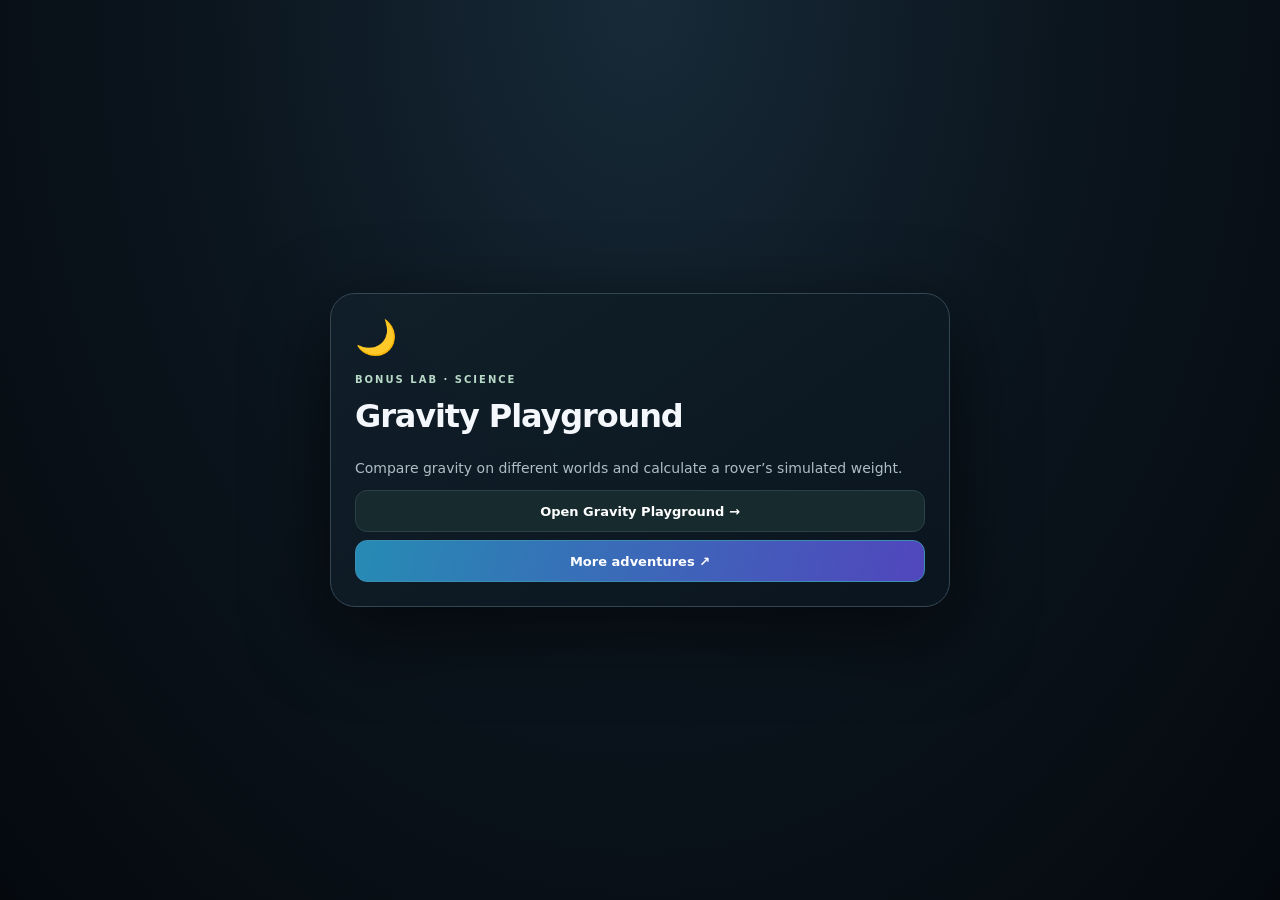
<file: gravity-playground/index.html>
<!doctype html>
<html lang="en">
<head>
<meta charset="utf-8">
<meta name="viewport" content="width=device-width,initial-scale=1">
<meta name="theme-color" content="#0b1720">
<title>Gravity Playground · Space BOYZ</title>
<style>
*{box-sizing:border-box}
html,body{margin:0;min-height:100%;font-family:Inter,system-ui,-apple-system,Segoe UI,sans-serif;color:#f3f7fb;background:#05090e}
body{min-height:100vh;display:grid;place-items:center;padding:18px;background:radial-gradient(ellipse at 50% 0%,#172a38 0,#0b151e 48%,#05090e 100%)}
main{width:min(620px,100%);padding:26px 24px 24px;border:1px solid #344652;border-radius:25px;background:linear-gradient(145deg,rgba(17,31,41,.98),rgba(10,21,30,.98));box-shadow:0 24px 80px #0009}
.logo{font-size:34px;line-height:1;margin:0 0 20px}
.eyebrow{margin:0 0 14px;color:#b8d9c7;font-size:10px;letter-spacing:.2em;font-weight:800}
h1{margin:0 0 24px;font-size:clamp(24px,5vw,32px);line-height:1.1;letter-spacing:-.035em;color:#f4f7fb}
.intro{margin:0 0 12px;color:#aebdc6;font-size:14px;line-height:1.45}
.actions{display:grid;grid-template-columns:1fr;gap:8px}
.action{min-height:42px;display:flex;align-items:center;justify-content:center;padding:11px 16px;border:1px solid #2b4147;border-radius:12px;color:#fff;text-align:center;text-decoration:none;font-size:13px;font-weight:850;background:#172a2e;transition:transform .18s,filter .18s,border-color .18s}
.action.secondary{border-color:#3c8db4;background:linear-gradient(105deg,#268bb4,#5146bd)}
.action:hover,.action:focus-visible{transform:translateY(-2px);filter:brightness(1.12);outline:none;border-color:#9bc9ba}
@media(max-width:420px){body{padding:12px}main{padding:24px 18px 20px}}
</style>
</head>
<body>
<main>
<div class="logo" aria-hidden="true">🌙</div>
<div class="eyebrow">BONUS LAB · SCIENCE</div>
<h1>Gravity Playground</h1>
<p class="intro">Compare gravity on different worlds and calculate a rover’s simulated weight.</p>
<nav class="actions" aria-label="Gravity Playground options">
<a class="action" href="https://hrashal-gondedahalli.github.io/NASA-SPACEx/gravity-playground/galaxy-lab/">Open Gravity Playground →</a>
<a class="action secondary" href="https://hrashal-gondedahalli.github.io/NASA-SPACEx/mark-16/">More adventures ↗</a>
</nav>
</main>
</body>
</html>
</file>
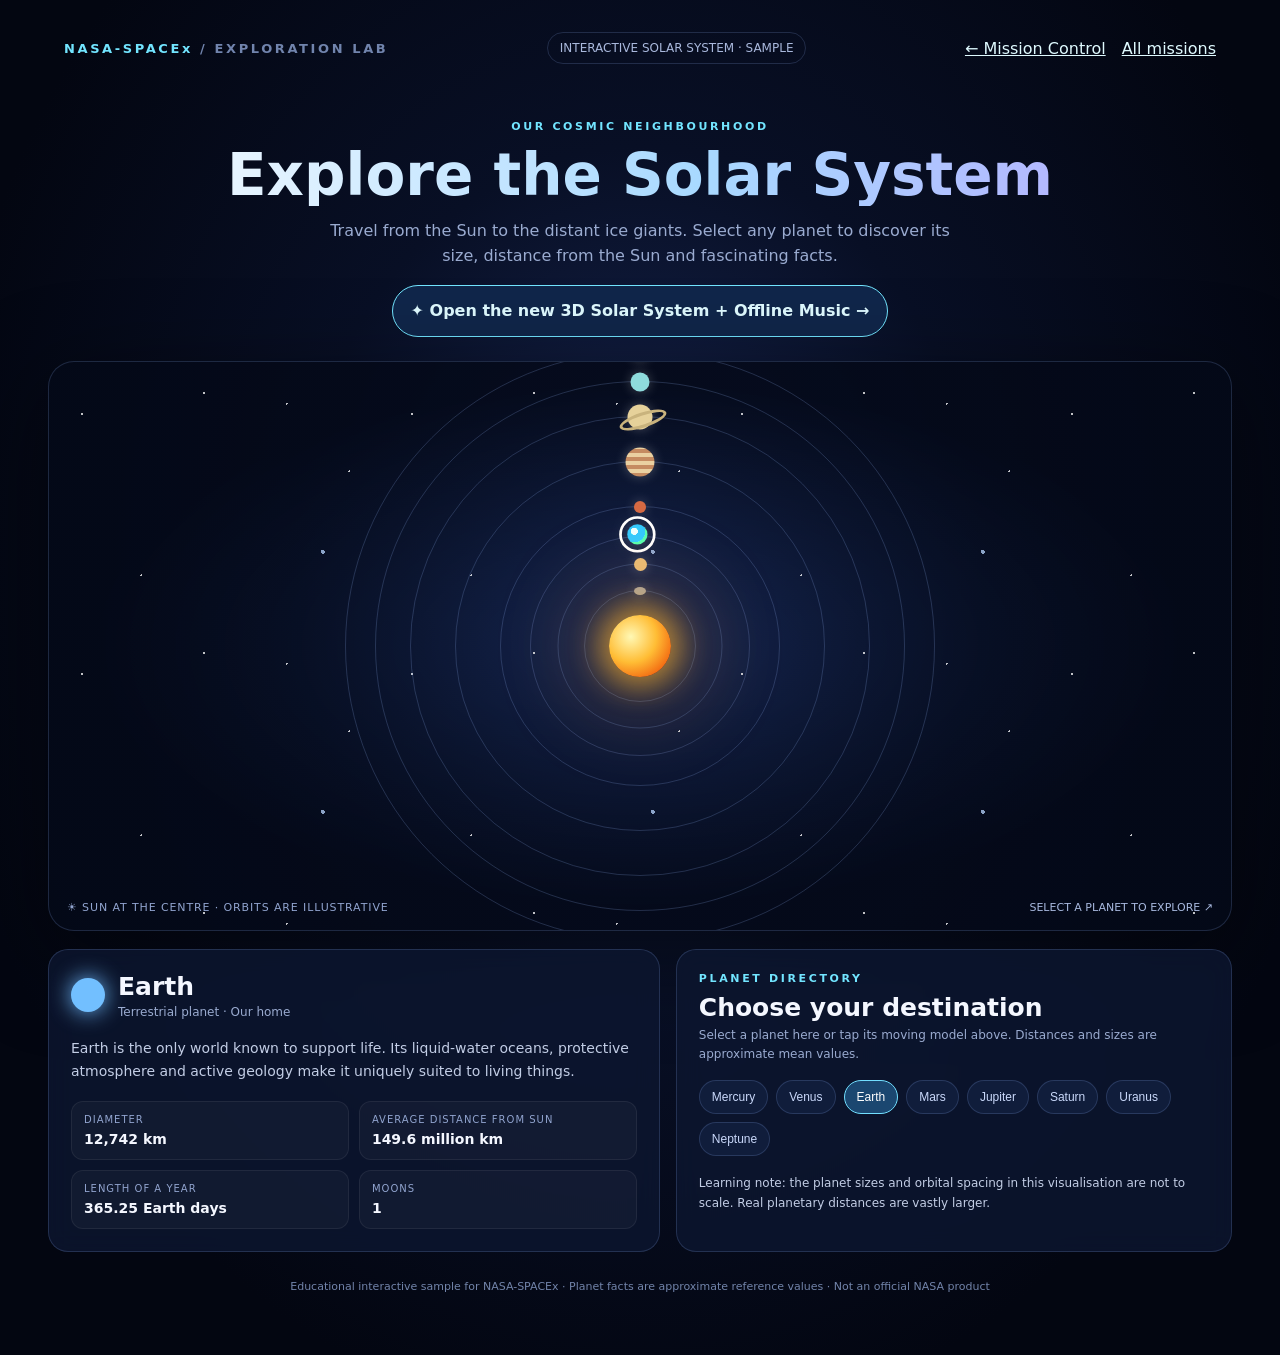
<file: solar-system/index.html>
<!doctype html>
<html lang="en">
<head>
<meta charset="utf-8">
<meta name="viewport" content="width=device-width,initial-scale=1">
<meta name="theme-color" content="#050816">
<title>NASA-SPACEx | Solar System Explorer</title>
<style>
:root{color-scheme:dark;--bg:#050816;--panel:rgba(13,22,48,.82);--line:rgba(148,180,255,.18);--muted:#9aabd0;--cyan:#72e5ff}
*{box-sizing:border-box}body{margin:0;background:radial-gradient(ellipse at 50% 42%,#172653 0,#080f25 38%,#030611 78%);color:#f4f7ff;font-family:Inter,ui-sans-serif,system-ui,-apple-system,Segoe UI,sans-serif;min-height:100vh;overflow-x:hidden}
header{padding:26px clamp(18px,5vw,64px) 10px;display:flex;align-items:center;justify-content:space-between;gap:16px}.brand{font-size:13px;letter-spacing:.2em;color:var(--cyan);font-weight:800}.tag{font-size:12px;color:#a9b8dc;border:1px solid var(--line);border-radius:99px;padding:8px 12px}
main{max-width:1280px;margin:auto;padding:22px clamp(16px,4vw,48px) 60px}.intro{text-align:center;margin:18px auto 24px}.eyebrow{color:var(--cyan);font-size:11px;letter-spacing:.24em;font-weight:800}.intro h1{font-size:clamp(32px,5vw,58px);line-height:1.05;margin:12px 0;background:linear-gradient(90deg,#fff,#a8d9ff 55%,#b9a8ff);background-clip:text;color:transparent}.intro p{color:var(--muted);margin:0 auto;max-width:650px;line-height:1.6}
.stage{position:relative;min-height:570px;border:1px solid var(--line);border-radius:26px;overflow:hidden;background:radial-gradient(ellipse at 50% 50%,rgba(30,57,111,.25),rgba(4,9,24,.86) 65%);box-shadow:0 25px 90px #0008}
.stars,.stars:before,.stars:after{position:absolute;inset:0;content:"";pointer-events:none;background-image:radial-gradient(1px 1px at 10% 20%,#fff 99%,transparent),radial-gradient(1px 1px at 72% 16%,#fff 99%,transparent),radial-gradient(2px 2px at 83% 73%,#b8d5ff 99%,transparent),radial-gradient(1px 1px at 28% 82%,#fff 99%,transparent),radial-gradient(1px 1px at 47% 12%,#fff 99%,transparent),radial-gradient(1px 1px at 91% 42%,#fff 99%,transparent);background-size:330px 260px;opacity:.75}
.solar{position:absolute;width:min(88vw,610px);height:min(88vw,610px);max-height:570px;max-width:570px;left:50%;top:50%;transform:translate(-50%,-50%)}
.sun{position:absolute;width:62px;height:62px;left:50%;top:50%;transform:translate(-50%,-50%);border-radius:50%;background:radial-gradient(circle at 35% 35%,#fff8b4,#ffbd35 45%,#f36b12 78%);box-shadow:0 0 28px 10px #ffb52a99,0 0 85px 30px #ff8a1640;z-index:2}
.orbit{position:absolute;left:50%;top:50%;border:1px solid rgba(142,173,236,.22);border-radius:50%;transform:translate(-50%,-50%);animation:spin linear infinite}
.orbit .planet{position:absolute;left:50%;top:0;transform:translate(-50%,-50%);border:0;border-radius:50%;cursor:pointer;box-shadow:0 0 12px #ffffff40;transition:filter .2s,scale .2s}
.orbit .planet:hover,.orbit .planet.active{filter:brightness(1.45);scale:1.35;outline:2px solid #d8f6ff;outline-offset:4px}
.o1{width:112px;height:112px;animation-duration:8s}.o2{width:165px;height:165px;animation-duration:13s}.o3{width:220px;height:220px;animation-duration:18s}.o4{width:280px;height:280px;animation-duration:24s}.o5{width:370px;height:370px;animation-duration:34s}.o6{width:460px;height:460px;animation-duration:44s}.o7{width:530px;height:530px;animation-duration:54s}.o8{width:590px;height:590px;animation-duration:64s}
@keyframes spin{to{transform:translate(-50%,-50%) rotate(360deg)}}
.mercury{width:8px;height:8px;background:#aaa7a0}.venus{width:13px;height:13px;background:#e8bd78}.earth{width:15px;height:15px;background:radial-gradient(circle at 35% 35%,#a4f5ff 0 18%,#238bdb 20% 58%,#3dbb79 60%)}.mars{width:12px;height:12px;background:#d66a43}.jupiter{width:29px;height:29px;background:repeating-linear-gradient(0deg,#c58b61 0 4px,#ead0a1 4px 8px)}.saturn{width:25px;height:25px;background:#e6d19a}.saturn:after{content:"";position:absolute;left:-9px;top:8px;width:43px;height:9px;border:3px solid #c9b37d;border-radius:50%;transform:rotate(-18deg)}.uranus{width:19px;height:19px;background:#8edbdc}.neptune{width:18px;height:18px;background:#426ee9}
.legend{position:absolute;left:18px;bottom:16px;color:#91a4cf;font-size:11px;letter-spacing:.08em}.hint{position:absolute;right:18px;bottom:16px;color:#a8b9df;font-size:11px}
.info{display:grid;grid-template-columns:1.1fr 1fr;gap:16px;margin-top:18px}.card{background:var(--panel);border:1px solid var(--line);border-radius:20px;padding:22px;backdrop-filter:blur(12px)}.planet-title{display:flex;align-items:center;gap:13px}.planet-dot{width:34px;height:34px;border-radius:50%;background:var(--planet,#72bfff);box-shadow:0 0 22px var(--planet,#72bfff)}h2{font-size:25px;margin:0}.sub{font-size:12px;color:var(--muted);margin-top:4px}.desc{color:#c2cde5;line-height:1.65;font-size:14px;margin:18px 0}.facts{display:grid;grid-template-columns:repeat(2,minmax(0,1fr));gap:10px}.fact{padding:12px;border-radius:12px;background:#ffffff08;border:1px solid #ffffff10}.fact small{display:block;color:#91a4cf;font-size:10px;letter-spacing:.1em;text-transform:uppercase}.fact strong{display:block;margin-top:6px;font-size:14px}.planet-list{display:flex;flex-wrap:wrap;gap:8px;margin-top:16px}.planet-list button{background:#101d3b;color:#c9d8fa;border:1px solid var(--line);border-radius:99px;padding:9px 12px;cursor:pointer;font-size:12px}.planet-list button[aria-pressed=true]{background:#1b4770;border-color:#72dfff;color:white}
footer{text-align:center;color:#7284aa;font-size:11px;padding:26px 12px 0;line-height:1.6}
@media(max-width:720px){.stage{min-height:440px}.solar{transform:translate(-50%,-50%) scale(.72)}.info{grid-template-columns:1fr}.legend{font-size:9px}.hint{font-size:9px}.tag{display:none}}
@media(prefers-reduced-motion:reduce){.orbit{animation:none}}
header{flex-wrap:wrap}header nav a{display:inline-flex;align-items:center;min-height:44px}@media(max-width:600px){header nav{flex-basis:100%}}
</style>
</head>
<body>
<header><div class="brand">NASA-SPACEx <span style="color:#7184ad">/ EXPLORATION LAB</span></div><div class="tag">INTERACTIVE SOLAR SYSTEM · SAMPLE</div><nav aria-label="Page navigation" style="display:flex;gap:16px;flex-wrap:wrap"><a href="../#home" style="color:#dffaff">← Mission Control</a><a href="../#missions" style="color:#dffaff">All missions</a></nav></header>
<main>
<section class="intro"><div class="eyebrow">OUR COSMIC NEIGHBOURHOOD</div><h1>Explore the Solar System</h1><p>Travel from the Sun to the distant ice giants. Select any planet to discover its size, distance from the Sun and fascinating facts.</p>
<p style="margin-top:16px"><a href="immersive.html" style="display:inline-block;padding:12px 18px;border:1px solid #72e5ff;border-radius:999px;background:#10264a;color:#dffaff;text-decoration:none;font-weight:800">✦ Open the new 3D Solar System + Offline Music →</a></p></section>
<section class="stage" aria-label="Animated solar system. Select a planet to learn about it."><div class="stars"></div><div class="solar">
<div class="sun" title="Sun"></div>
<div class="orbit o1"><button class="planet mercury" data-planet="Mercury" aria-label="Mercury"></button></div>
<div class="orbit o2"><button class="planet venus" data-planet="Venus" aria-label="Venus"></button></div>
<div class="orbit o3"><button class="planet earth active" data-planet="Earth" aria-label="Earth"></button></div>
<div class="orbit o4"><button class="planet mars" data-planet="Mars" aria-label="Mars"></button></div>
<div class="orbit o5"><button class="planet jupiter" data-planet="Jupiter" aria-label="Jupiter"></button></div>
<div class="orbit o6"><button class="planet saturn" data-planet="Saturn" aria-label="Saturn"></button></div>
<div class="orbit o7"><button class="planet uranus" data-planet="Uranus" aria-label="Uranus"></button></div>
<div class="orbit o8"><button class="planet neptune" data-planet="Neptune" aria-label="Neptune"></button></div>
</div><div class="legend">☀ SUN AT THE CENTRE · ORBITS ARE ILLUSTRATIVE</div><div class="hint">SELECT A PLANET TO EXPLORE ↗</div></section>
<section class="info">
<article class="card" aria-live="polite"><div class="planet-title"><div class="planet-dot" id="planetDot"></div><div><h2 id="planetName">Earth</h2><div class="sub" id="planetType">Terrestrial planet · Our home</div></div></div><p class="desc" id="planetDesc">Earth is the only world known to support life. Its liquid-water oceans, protective atmosphere and active geology make it uniquely suited to living things.</p><div class="facts"><div class="fact"><small>Diameter</small><strong id="diameter">12,742 km</strong></div><div class="fact"><small>Average distance from Sun</small><strong id="distance">149.6 million km</strong></div><div class="fact"><small>Length of a year</small><strong id="year">365.25 Earth days</strong></div><div class="fact"><small>Moons</small><strong id="moons">1</strong></div></div></article>
<article class="card"><div class="eyebrow">PLANET DIRECTORY</div><h2 style="margin-top:8px">Choose your destination</h2><p class="sub" style="line-height:1.6">Select a planet here or tap its moving model above. Distances and sizes are approximate mean values.</p><div class="planet-list" id="planetList"></div><p class="desc" style="font-size:12px;margin-bottom:0">Learning note: the planet sizes and orbital spacing in this visualisation are not to scale. Real planetary distances are vastly larger.</p></article>
</section>
<footer>Educational interactive sample for NASA-SPACEx · Planet facts are approximate reference values · Not an official NASA product</footer>
</main>
<script>
const planets={
Mercury:{type:"Terrestrial planet · Closest to the Sun",desc:"Mercury is the smallest planet and the closest to the Sun. Its surface is heavily cratered, and temperatures swing dramatically between day and night.",diameter:"4,879 km",distance:"57.9 million km",year:"88 Earth days",moons:"0",color:"#aaa7a0"},
Venus:{type:"Terrestrial planet · Hottest planet",desc:"Venus has a thick atmosphere rich in carbon dioxide and clouds of sulphuric acid. Its powerful greenhouse effect makes it the hottest planet.",diameter:"12,104 km",distance:"108.2 million km",year:"225 Earth days",moons:"0",color:"#e8bd78"},
Earth:{type:"Terrestrial planet · Our home",desc:"Earth is the only world known to support life. Its liquid-water oceans, protective atmosphere and active geology make it uniquely suited to living things.",diameter:"12,742 km",distance:"149.6 million km",year:"365.25 Earth days",moons:"1",color:"#238bdb"},
Mars:{type:"Terrestrial planet · The Red Planet",desc:"Mars is a cold desert world with a thin atmosphere. It has the largest volcano in the Solar System, Olympus Mons, and evidence of ancient flowing water.",diameter:"6,779 km",distance:"227.9 million km",year:"687 Earth days",moons:"2",color:"#d66a43"},
Jupiter:{type:"Gas giant · Largest planet",desc:"Jupiter is the largest planet, with colourful cloud bands and a giant storm called the Great Red Spot. It also has a large family of moons.",diameter:"139,820 km",distance:"778.6 million km",year:"11.86 Earth years",moons:"95 known",color:"#c58b61"},
Saturn:{type:"Gas giant · Famous rings",desc:"Saturn is a gas giant surrounded by spectacular rings made mostly of pieces of ice and rock. It is less dense than water.",diameter:"116,460 km",distance:"1.43 billion km",year:"29.4 Earth years",moons:"146 known",color:"#e6d19a"},
Uranus:{type:"Ice giant · Rotates on its side",desc:"Uranus is a pale blue ice giant. Its axis is tilted so far that it appears to rotate on its side, producing extreme seasons.",diameter:"50,724 km",distance:"2.87 billion km",year:"84 Earth years",moons:"28 known",color:"#8edbdc"},
Neptune:{type:"Ice giant · Farthest major planet",desc:"Neptune is a deep-blue, windy ice giant. It is the most distant recognised planet in our Solar System.",diameter:"49,244 km",distance:"4.50 billion km",year:"164.8 Earth years",moons:"16 known",color:"#426ee9"}
};
function selectPlanet(name){const p=planets[name];if(!p)return;document.getElementById("planetName").textContent=name;document.getElementById("planetType").textContent=p.type;document.getElementById("planetDesc").textContent=p.desc;document.getElementById("diameter").textContent=p.diameter;document.getElementById("distance").textContent=p.distance;document.getElementById("year").textContent=p.year;document.getElementById("moons").textContent=p.moons;document.getElementById("planetDot").style.setProperty("--planet",p.color);document.querySelectorAll("[data-planet]").forEach(b=>{const active=b.dataset.planet===name;b.classList.toggle("active",active);b.setAttribute("aria-pressed",String(active))});document.querySelectorAll("#planetList button").forEach(b=>b.setAttribute("aria-pressed",String(b.dataset.planet===name)))}
const list=document.getElementById("planetList");Object.keys(planets).forEach(name=>{const b=document.createElement("button");b.textContent=name;b.dataset.planet=name;b.setAttribute("aria-pressed",String(name==="Earth"));b.addEventListener("click",()=>selectPlanet(name));list.appendChild(b)});document.querySelectorAll(".planet").forEach(b=>b.addEventListener("click",()=>selectPlanet(b.dataset.planet)));
</script>
</body>
</html>
</file>
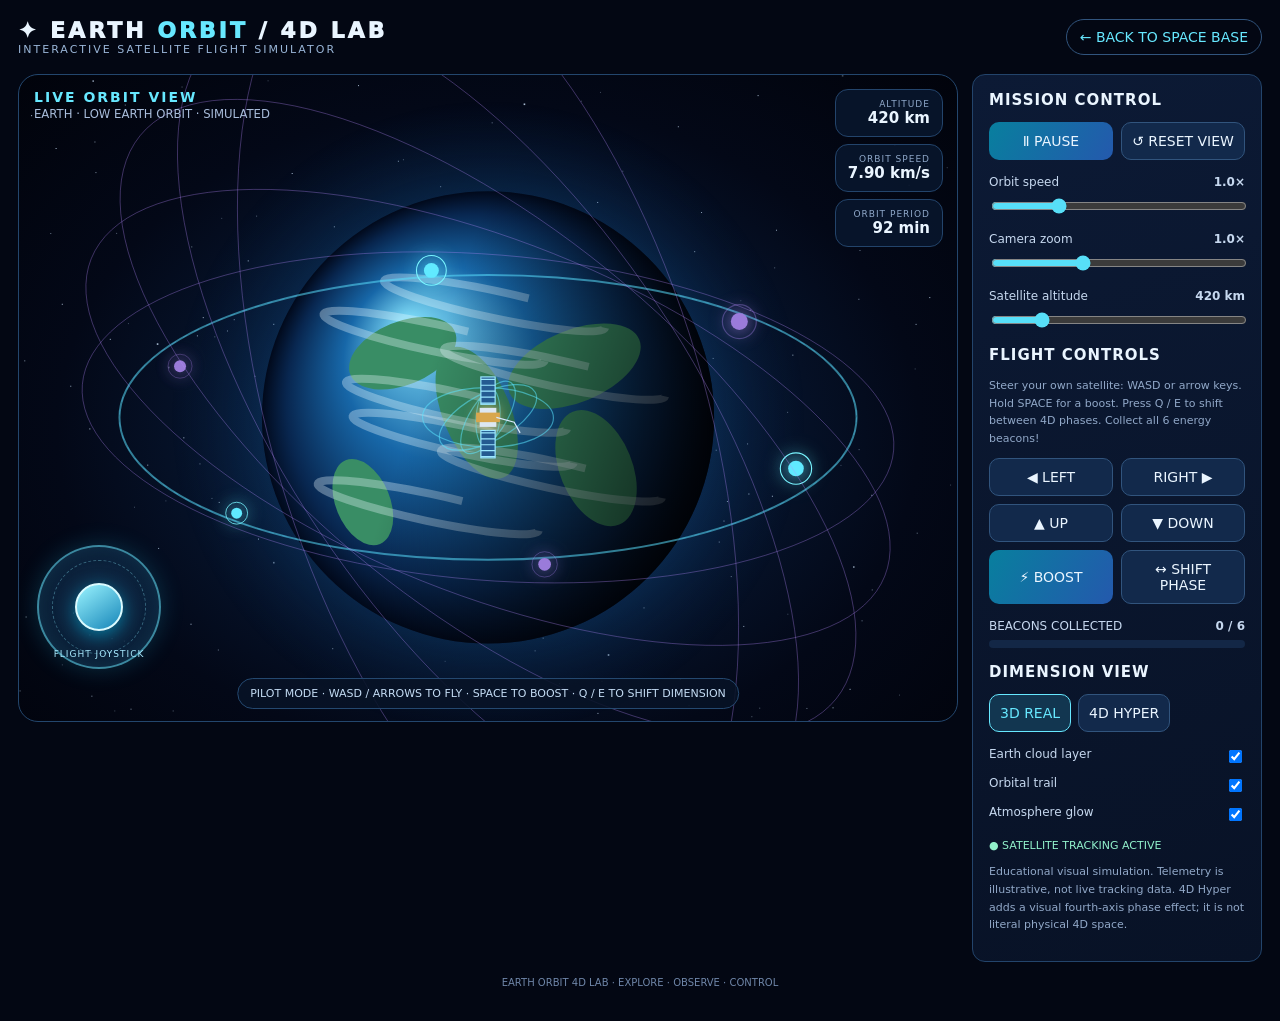
<file: earth-orbit-4d.html>
<!doctype html><html lang="en"><head><meta charset="utf-8"><meta name="viewport" content="width=device-width,initial-scale=1"><title>EARTH ORBIT · 4D LAB</title><style>
*{box-sizing:border-box}body{margin:0;background:#030713;color:#eaf5ff;font:14px system-ui;min-height:100vh}.shell{max-width:1400px;margin:auto;padding:18px}.top{display:flex;justify-content:space-between;align-items:center;flex-wrap:wrap;gap:12px}.brand{font-size:22px;font-weight:950;letter-spacing:3px}.brand span{color:#67e8ff}.top a{color:#67e8ff;text-decoration:none;border:1px solid #31547d;padding:9px 13px;border-radius:25px}.layout{display:grid;grid-template-columns:minmax(0,1fr) 290px;gap:14px;margin-top:18px}.view{height:min(72vh,720px);min-height:430px;position:relative;border:1px solid #23466d;border-radius:20px;overflow:hidden;background:radial-gradient(ellipse at 50% 55%,#0b2850,#030817 65%,#01030b)}canvas{width:100%;height:100%;display:block;cursor:grab}.hud,.tele{position:absolute;top:14px;pointer-events:none}.hud{left:15px}.hud b{display:block;color:#67e8ff;letter-spacing:2px}.hud small{color:#a9bddb}.tele{right:14px;display:grid;gap:7px;text-align:right}.read,.panel{background:#09172ddd;border:1px solid #23446b;border-radius:13px;padding:9px 12px}.read small{display:block;color:#90a9ca;font-size:9px;letter-spacing:1px}.read strong{font-size:15px}.hint{position:absolute;bottom:12px;left:50%;transform:translateX(-50%);white-space:nowrap;background:#071327dd;border:1px solid #24486f;border-radius:22px;padding:8px 12px;font-size:11px;color:#c4dcf4;pointer-events:none}.panel{padding:16px;background:linear-gradient(160deg,#0c1a35,#081226)}h2{font-size:15px;letter-spacing:1px;margin:0 0 13px}.buttons{display:grid;grid-template-columns:1fr 1fr;gap:8px}button{background:#12294b;color:#eaf5ff;border:1px solid #31547d;border-radius:10px;padding:10px;font:inherit;cursor:pointer}button:hover{border-color:#67e8ff}.primary{background:linear-gradient(120deg,#087f9e,#2459ad);border:0}.control{margin:15px 0}.control label{display:flex;justify-content:space-between;font-size:12px;color:#c6d8ef;margin-bottom:7px}input[type=range]{width:100%;accent-color:#57dff8}.modes{display:flex;gap:7px}.modes button.active{border-color:#67e8ff;color:#67e8ff;background:#123650}.check{display:flex;justify-content:space-between;margin:10px 0;font-size:12px;color:#c6d8ef}.status{color:#91f0cb;font-size:11px;margin-top:15px}.note{font-size:11px;line-height:1.6;color:#91a8c8}.joystick{position:absolute;left:18px;bottom:52px;width:124px;height:124px;border:2px solid #67e8ff88;border-radius:50%;background:radial-gradient(circle,#163b5dcc,#07162dcc);box-shadow:0 0 24px #28cfff33,inset 0 0 18px #4bdfff22;touch-action:none;z-index:5;display:grid;place-items:center;user-select:none}.joystick:before{content:' ';position:absolute;width:76%;height:76%;border:1px dashed #8cecff55;border-radius:50%}.stick-knob{width:48px;height:48px;border-radius:50%;background:linear-gradient(145deg,#9af4ff,#1685b8);border:2px solid #d9fbff;box-shadow:0 5px 18px #00bde988;position:relative;pointer-events:none}.joy-label{position:absolute;bottom:8px;left:50%;transform:translateX(-50%);font-size:9px;letter-spacing:1px;color:#a9eaff;white-space:nowrap;pointer-events:none}@media(max-width:850px){.joystick{width:112px;height:112px;left:12px;bottom:52px}}.footer{text-align:center;color:#6f86a8;font-size:10px;margin:15px}@media(max-width:850px){.layout{grid-template-columns:1fr}.view{height:58vh;min-height:390px}}
</style></head><body><div class="shell"><header class="top"><div><div class="brand">✦ EARTH <span>ORBIT</span> / 4D LAB</div><div style="font-size:11px;color:#9ab6d8;letter-spacing:2px">INTERACTIVE SATELLITE FLIGHT SIMULATOR</div></div><a href="index.html">← BACK TO SPACE BASE</a></header><div class="layout"><main class="view"><canvas id="space"></canvas><div class="hud"><b>LIVE ORBIT VIEW</b><small>EARTH · LOW EARTH ORBIT · SIMULATED</small></div><div class="tele"><div class="read"><small>ALTITUDE</small><strong id="altRead">420 km</strong></div><div class="read"><small>ORBIT SPEED</small><strong id="speedRead">7.7 km/s</strong></div><div class="read"><small>ORBIT PERIOD</small><strong id="period">92 min</strong></div></div><div class="joystick" id="joystick" aria-label="Virtual joystick"><div class="stick-knob" id="stickKnob"></div><div class="joy-label">FLIGHT JOYSTICK</div></div><div class="hint">PILOT MODE · WASD / ARROWS TO FLY · SPACE TO BOOST · Q / E TO SHIFT DIMENSION</div></main><aside class="panel"><h2>MISSION CONTROL</h2><div class="buttons"><button id="pause" class="primary">Ⅱ PAUSE</button><button id="reset">↺ RESET VIEW</button></div><div class="control"><label>Orbit speed <b id="speedVal">1.0×</b></label><input id="speed" type="range" min="0" max="4" value="1" step=".1"></div><div class="control"><label>Camera zoom <b id="zoomVal">1.0×</b></label><input id="zoom" type="range" min=".65" max="1.65" value="1" step=".01"></div><div class="control"><label>Satellite altitude <b id="altVal">420 km</b></label><input id="altitude" type="range" min="250" max="1200" value="420" step="10"></div><h2>FLIGHT CONTROLS</h2><p class="note">Steer your own satellite: WASD or arrow keys. Hold SPACE for a boost. Press Q / E to shift between 4D phases. Collect all 6 energy beacons!</p><div class="buttons"><button id="left">◀ LEFT</button><button id="right">RIGHT ▶</button><button id="up">▲ UP</button><button id="down">▼ DOWN</button><button id="boost" class="primary">⚡ BOOST</button><button id="phase">↔ SHIFT PHASE</button></div><div class="control"><label>BEACONS COLLECTED <b id="score">0 / 6</b></label><div style="height:8px;border-radius:9px;background:#132746;overflow:hidden"><div id="progress" style="height:100%;width:0%;background:linear-gradient(90deg,#4be4ff,#b78cff)"></div></div></div><h2>DIMENSION VIEW</h2><div class="modes"><button class="active" data-mode="3">3D REAL</button><button data-mode="4">4D HYPER</button></div><div class="control"><label class="check">Earth cloud layer <input id="clouds" type="checkbox" checked></label><label class="check">Orbital trail <input id="trail" type="checkbox" checked></label><label class="check">Atmosphere glow <input id="glow" type="checkbox" checked></label></div><div class="status" id="state">● SATELLITE TRACKING ACTIVE</div><p class="note">Educational visual simulation. Telemetry is illustrative, not live tracking data. 4D Hyper adds a visual fourth-axis phase effect; it is not literal physical 4D space.</p></aside></div><div class="footer">EARTH ORBIT 4D LAB · EXPLORE · OBSERVE · CONTROL</div></div>
<script>(()=>{const c=document.querySelector('canvas'),x=c.getContext('2d'),$=id=>document.getElementById(id);let w=0,h=0,d=1,spin=0,z=1,tilt=0,paused=false,mode=4,alt=420,rate=1,last=0;const keys={},joy={x:0,y:0,pointer:null},player={x:0,y:0,vx:0,vy:0,phase:0,boost:0};let score=0,beacons=[];function size(){let r=c.getBoundingClientRect();d=Math.min(devicePixelRatio||1,2);w=r.width;h=r.height;c.width=w*d;c.height=h*d;x.setTransform(d,0,0,d,0,0)}new ResizeObserver(size).observe(c);size();function spawn(){beacons=[];for(let i=0;i<6;i++){let a=i*Math.PI/3+.35;beacons.push({x:Math.cos(a)*1.45,y:Math.sin(a)*.66,phase:i%2})}}spawn();function stars(){let s=31;for(let i=0;i<160;i++){s=(s*9301+49297)%233280;let px=s/233280*w;s=(s*9301+49297)%233280;let py=s/233280*h;x.fillStyle='rgba(210,232,255,'+(.3+(i%6)*.1)+')';x.fillRect(px,py,i%11===0?1.6:1,i%11===0?1.6:1)}}function earth(cx,cy,r){if($('glow').checked){let g=x.createRadialGradient(cx,cy,r*.8,cx,cy,r*1.4);g.addColorStop(0,'#1769ad66');g.addColorStop(1,'#06234b00');x.fillStyle=g;x.beginPath();x.arc(cx,cy,r*1.4,0,7);x.fill()}let g=x.createRadialGradient(cx-r*.35,cy-r*.4,r*.05,cx,cy,r);g.addColorStop(0,'#78d5f3');g.addColorStop(.4,'#1767a8');g.addColorStop(.82,'#08264f');g.addColorStop(1,'#01091b');x.fillStyle=g;x.beginPath();x.arc(cx,cy,r,0,7);x.fill();x.save();x.beginPath();x.arc(cx,cy,r*.99,0,7);x.clip();x.translate(cx,cy);x.rotate(spin*.12);x.fillStyle='#398d65';function land(px,py,rx,ry){x.beginPath();x.ellipse(px*r,py*r,rx*r,ry*r,-.4,0,7);x.fill()}land(-.38,-.28,.25,.14);land(-.05,-.02,.15,.31);land(.38,-.23,.31,.16);land(.48,.22,.16,.27);land(-.55,.38,.12,.2);if($('clouds').checked){x.strokeStyle='#eaf8ff55';x.lineWidth=r*.035;for(let i=0;i<7;i++){x.beginPath();x.ellipse(Math.sin(i*4+spin)*r*.3,(-.5+i*.15)*r,r*.5,r*.06,.2,0,5);x.stroke()}}x.restore();let sh=x.createLinearGradient(cx-r*.2,cy-r*.4,cx+r,cy);sh.addColorStop(0,'#0000');sh.addColorStop(1,'#000b');x.fillStyle=sh;x.beginPath();x.arc(cx,cy,r,0,7);x.fill()}function sat(px,py,s,rot){x.save();x.translate(px,py);x.rotate(rot);x.scale(s,s);if(mode===4){x.strokeStyle='#5be5ff88';for(let k=0;k<4;k++){x.beginPath();x.ellipse(0,0,25+k*10,10+k*5,k*.5+spin,0,7);x.stroke()}}x.shadowColor='#f5c76e';x.shadowBlur=15;x.fillStyle='#dce7f2';x.fillRect(-8,-7,16,14);x.shadowBlur=0;x.fillStyle='#d9a74e';x.fillRect(-4,-10,8,20);x.fillStyle='#245b91';x.strokeStyle='#9be8ff';x.fillRect(-34,-6,23,12);x.strokeRect(-34,-6,23,12);x.fillRect(11,-6,23,12);x.strokeRect(11,-6,23,12);for(let i=0;i<5;i++){x.beginPath();x.moveTo(-32+i*5,-6);x.lineTo(-32+i*5,6);x.moveTo(13+i*5,-6);x.lineTo(13+i*5,6);x.stroke()}x.strokeStyle='#d8eaff';x.beginPath();x.moveTo(0,-7);x.lineTo(4,-22);x.lineTo(13,-27);x.stroke();x.restore()}function draw(t){let dt=Math.min(.04,(t-last)/1000||0);last=t;if(!paused){spin+=dt*.07*rate;let ax=Math.max(-1,Math.min(1,((keys.ArrowRight||keys.d?1:0)-(keys.ArrowLeft||keys.a?1:0))+joy.x)),ay=Math.max(-1,Math.min(1,((keys.ArrowDown||keys.s?1:0)-(keys.ArrowUp||keys.w?1:0))+joy.y));let boosting=keys[" "]||keys.Space;let accel=boosting?.95:.42;player.vx=(player.vx+ax*accel*dt)*.985;player.vy=(player.vy+ay*accel*dt)*.985;player.x+=player.vx*dt;player.y+=player.vy*dt;let maxX=1.72,maxY=.95;player.x=Math.max(-maxX,Math.min(maxX,player.x));player.y=Math.max(-maxY,Math.min(maxY,player.y));if(boosting)player.boost=Math.min(100,player.boost+dt*35);else player.boost=Math.max(0,player.boost-dt*22);for(let i=beacons.length-1;i>=0;i--){let b=beacons[i];if(Math.hypot(player.x-b.x,player.y-b.y)<.13&&player.phase===b.phase){beacons.splice(i,1);score++;$('score').textContent=score+' / 6';$('progress').style.width=(score/6*100)+'%';if(score===6)$('state').textContent='✦ MISSION COMPLETE · ALL BEACONS COLLECTED'}}}x.clearRect(0,0,w,h);stars();let cx=w/2,cy=h*.53,r=Math.min(w*.245,h*.35)*z;x.save();x.translate(cx,cy);x.rotate(tilt);x.strokeStyle='#62bdff44';x.setLineDash([5,8]);x.beginPath();x.ellipse(0,0,r*1.63,r*.63,0,0,7);x.stroke();x.setLineDash([]);x.restore();earth(cx,cy,r);if($('trail').checked){x.save();x.translate(cx,cy);x.rotate(tilt);x.strokeStyle='#5be1ff88';x.lineWidth=2;x.beginPath();x.ellipse(0,0,r*1.63,r*.63,0,0,7);x.stroke();x.restore()}beacons.forEach((b,i)=>{let bx=cx+b.x*r,by=cy+b.y*r;let pulse=1+Math.sin(t/180+i)*.22;x.save();x.translate(bx,by);x.scale(pulse,pulse);x.strokeStyle=b.phase===player.phase?'#79f5ff':'#b78cff55';x.fillStyle=b.phase===player.phase?'#61eaff':'#9b7bdb';x.shadowColor=x.fillStyle;x.shadowBlur=18;x.beginPath();x.arc(0,0,7,0,7);x.fill();x.beginPath();x.arc(0,0,14,0,7);x.stroke();x.restore()});if(mode===4){x.strokeStyle='#b68aff55';for(let j=0;j<5;j++){x.beginPath();x.ellipse(cx,cy,r*(1.8+j*.09),r*(.72+j*.06),spin+j*.3,0,7);x.stroke()}}let px=cx+player.x*r,py=cy+player.y*r;sat(px,py,Math.max(.7,r/190),Math.atan2(player.vy,player.vx)+Math.PI/2);$('altRead').textContent=alt+' km';$('altVal').textContent=alt+' km';$('speedRead').textContent=(7.9*Math.sqrt(420/alt)).toFixed(2)+' km/s';$('period').textContent=Math.round(92*Math.pow(alt/420,1.5))+' min';requestAnimationFrame(draw)}requestAnimationFrame(draw);window.addEventListener('keydown',e=>{if(['ArrowUp','ArrowDown','ArrowLeft','ArrowRight',' '].includes(e.key))e.preventDefault();keys[e.key]=true;if(e.key.toLowerCase()==='q')shift(-1);if(e.key.toLowerCase()==='e')shift(1)});window.addEventListener('keyup',e=>keys[e.key]=false);const joyBase=$('joystick'),joyKnob=$('stickKnob');function moveJoy(e){const r=joyBase.getBoundingClientRect(),cx=r.left+r.width/2,cy=r.top+r.height/2,dx=e.clientX-cx,dy=e.clientY-cy,lim=r.width*.34,len=Math.hypot(dx,dy)||1,k=Math.min(1,lim/len);joy.x=dx*k/lim;joy.y=dy*k/lim;joyKnob.style.transform='translate('+((joy.x*lim))+'px,'+((joy.y*lim))+'px)'}function releaseJoy(){joy.pointer=null;joy.x=joy.y=0;joyKnob.style.transform='translate(0,0)'}joyBase.addEventListener('pointerdown',e=>{e.preventDefault();joy.pointer=e.pointerId;joyBase.setPointerCapture(e.pointerId);moveJoy(e)});joyBase.addEventListener('pointermove',e=>{if(joy.pointer===e.pointerId)moveJoy(e)});['pointerup','pointercancel','lostpointercapture'].forEach(ev=>joyBase.addEventListener(ev,releaseJoy));function bindHold(id,key){let b=$(id);b.onpointerdown=e=>{e.preventDefault();keys[key]=true};['pointerup','pointerleave','pointercancel'].forEach(ev=>b.addEventListener(ev,()=>keys[key]=false))}bindHold('left','ArrowLeft');bindHold('right','ArrowRight');bindHold('up','ArrowUp');bindHold('down','ArrowDown');bindHold('boost',' ');function shift(dir){player.phase=(player.phase+dir+2)%2;$('state').textContent='● PHASE '+(player.phase+1)+' ACTIVE · MATCH BEACON COLOUR'}$('phase').onclick=()=>shift(1);c.onpointerdown=e=>{c.setPointerCapture(e.pointerId);c._last=[e.clientX,e.clientY]};c.onpointermove=e=>{if(!c._last)return;let dx=e.clientX-c._last[0],dy=e.clientY-c._last[1];if(e.buttons){player.x+=dx/Math.max(150,w)*.5;player.y+=dy/Math.max(150,h)*.5}c._last=[e.clientX,e.clientY]};c.onpointerup=()=>c._last=null;c.onwheel=e=>{e.preventDefault();z=Math.max(.65,Math.min(1.65,z-e.deltaY*.001));$('zoom').value=z;$('zoomVal').textContent=z.toFixed(1)+'×'};$('pause').onclick=()=>{paused=!paused;$('pause').textContent=paused?'▶ RESUME':'Ⅱ PAUSE';$('state').textContent=paused?'● GAME PAUSED':'● PILOT MODE ACTIVE'};$('reset').onclick=()=>{player.x=player.y=player.vx=player.vy=0;z=1;$('zoom').value=1;$('zoomVal').textContent='1.0×';score=0;spawn();$('score').textContent='0 / 6';$('progress').style.width='0%';$('state').textContent='● MISSION RESET · COLLECT 6 BEACONS'};$('speed').oninput=e=>{rate=+e.target.value;$('speedVal').textContent=rate.toFixed(1)+'×'};$('zoom').oninput=e=>{z=+e.target.value;$('zoomVal').textContent=z.toFixed(1)+'×'};$('altitude').oninput=e=>alt=+e.target.value;document.querySelectorAll('[data-mode]').forEach(b=>b.onclick=()=>{mode=+b.dataset.mode;document.querySelectorAll('[data-mode]').forEach(q=>q.classList.toggle('active',q===b));$('state').textContent=mode===4?'● 4D HYPER FLIGHT ACTIVE':'● 3D FLIGHT VIEW ACTIVE'})})();</script></body></html>
</file>
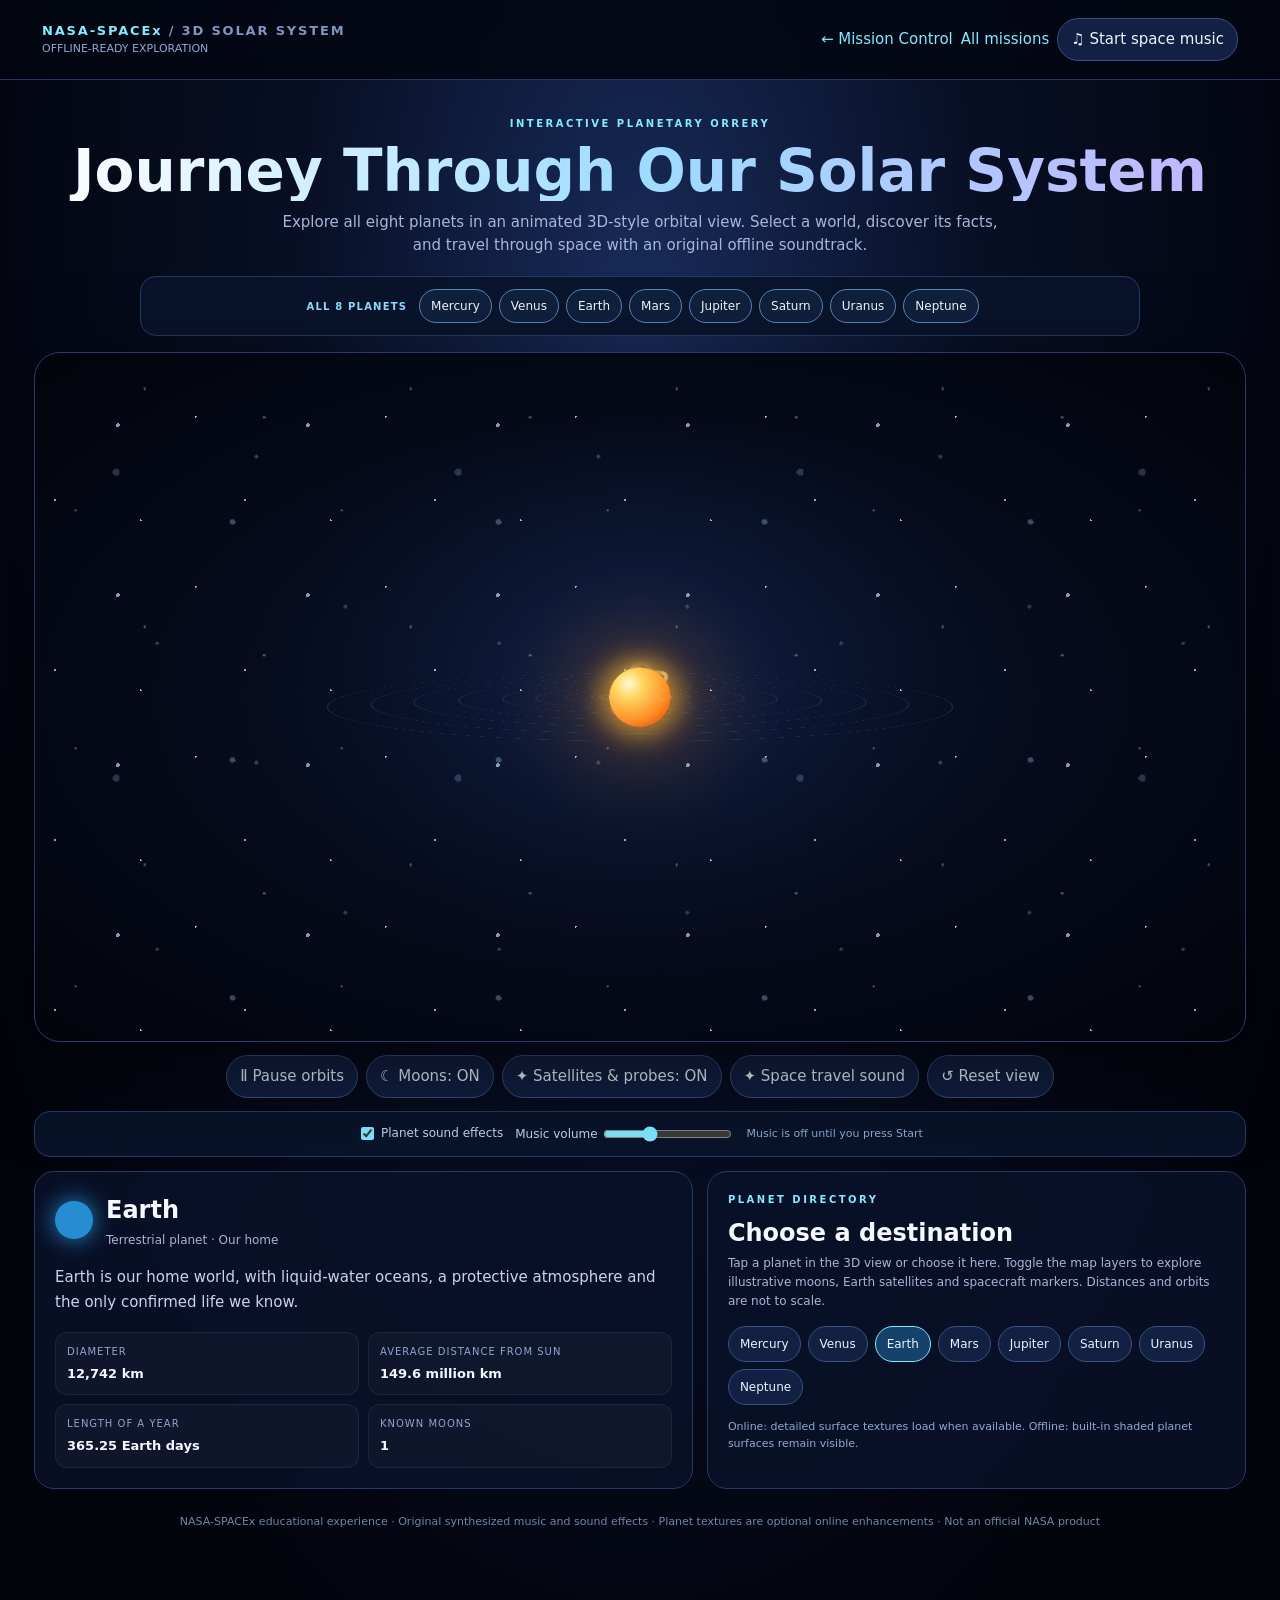
<file: solar-system/immersive.html>
<!doctype html>
<html lang="en">
<head>
<meta charset="utf-8">
<meta name="viewport" content="width=device-width,initial-scale=1">
<meta name="theme-color" content="#030611">
<title>NASA-SPACEx | 3D Solar System</title>
<style>
:root{color-scheme:dark;--bg:#030611;--panel:rgba(10,18,42,.88);--line:#273a67;--cyan:#83eaff;--muted:#a7b6d8}
*{box-sizing:border-box}body{margin:0;background:radial-gradient(ellipse at 50% 20%,#182c5a 0,#080f25 38%,#02040c 80%);color:#f5f8ff;font:15px/1.5 Inter,system-ui,sans-serif;min-height:100vh}
header{display:flex;justify-content:space-between;align-items:center;gap:12px;padding:18px clamp(14px,4vw,42px);border-bottom:1px solid #26365c;background:#030611d9;position:sticky;top:0;z-index:10;backdrop-filter:blur(12px)}
.brand{font-weight:900;letter-spacing:.14em;color:var(--cyan);font-size:13px}.top-actions{display:flex;gap:8px;align-items:center;flex-wrap:wrap}
button,a{font:inherit}button{border:1px solid #39517f;border-radius:999px;background:#122044;color:#eaf5ff;padding:9px 13px;cursor:pointer}button:hover,button:focus-visible{border-color:var(--cyan);outline:none;box-shadow:0 0 0 2px #83eaff33}a{color:var(--cyan)}
main{max-width:1440px;margin:auto;padding:24px clamp(12px,3vw,34px) 56px}.intro{text-align:center;margin:12px auto 20px}.eyebrow{font-size:10px;letter-spacing:.25em;color:var(--cyan);font-weight:900}.intro h1{font-size:clamp(30px,5vw,58px);line-height:1.05;margin:10px 0;background:linear-gradient(90deg,#fff,#9ddcff,#c3b5ff);background-clip:text;color:transparent}.intro p{color:var(--muted);max-width:720px;margin:0 auto}
.stage{height:clamp(430px,62vw,690px);min-height:430px;position:relative;overflow:hidden;border:1px solid #293b68;border-radius:26px;background:radial-gradient(ellipse at 50% 50%,#16295555 0,#050a19 58%,#02040b 100%);box-shadow:0 28px 90px #0009;perspective:1000px}
.starfield,.starfield:before,.starfield:after{position:absolute;inset:-20%;content:"";pointer-events:none;background-image:radial-gradient(1px 1px at 12% 18%,#fff 99%,transparent),radial-gradient(2px 2px at 71% 23%,#b7d9ff 99%,transparent),radial-gradient(1px 1px at 83% 79%,#fff 99%,transparent),radial-gradient(1px 1px at 38% 67%,#d7eaff 99%,transparent);background-size:190px 170px;animation:stars 80s linear infinite;opacity:.7}.starfield:before{transform:scale(1.4);opacity:.45;animation-duration:120s}.starfield:after{transform:scale(1.8);opacity:.3;animation-duration:160s}
@keyframes stars{to{transform:translate3d(90px,120px,0)}}
.system{position:absolute;left:50%;top:50%;width:min(90vw,650px);height:min(90vw,650px);max-height:96%;max-width:96%;transform:translate(-50%,-50%) rotateX(16deg);transform-style:preserve-3d}
.sun{position:absolute;left:50%;top:50%;width:clamp(34px,5vw,62px);height:clamp(34px,5vw,62px);transform:translate(-50%,-50%);border-radius:50%;background:radial-gradient(circle at 32% 28%,#fffbd0 0,#ffd35c 25%,#ff8a21 65%,#c63812 100%);box-shadow:0 0 25px 10px #ffb52a99,0 0 85px 32px #ff8a164d,0 0 150px #ffb02b22;z-index:3}
.orbit{position:absolute;left:50%;top:50%;width:var(--orbit);height:var(--orbit);border:1px solid #9bb8ee30;border-radius:50%;transform:translate(-50%,-50%) rotateX(68deg);transform-style:preserve-3d;animation:orbit var(--speed) linear infinite}
@keyframes orbit{to{transform:translate(-50%,-50%) rotateX(68deg) rotateZ(360deg)}}
.planet{position:absolute;left:50%;top:0;width:var(--size);height:var(--size);transform:translate(-50%,-50%) rotateX(-68deg);border-radius:50%;border:0;padding:0;box-shadow:inset -8px -5px 12px #0009,0 0 14px #b6d9ff33;cursor:pointer;overflow:visible;background-color:var(--base);background-image:var(--texture),radial-gradient(circle at 28% 24%,var(--light),var(--base) 50%,#080d1c 100%);background-size:cover;background-position:center;transition:filter .2s,box-shadow .2s}
.planet:after{content:"";position:absolute;inset:-3px;border-radius:50%;box-shadow:inset -9px -4px 12px #000a,0 0 0 1px #ffffff22;pointer-events:none}
.planet:hover,.planet.active{filter:brightness(1.3);box-shadow:0 0 0 3px #bdefff,0 0 28px var(--light)}
.o1{--orbit:15%;--speed:9s;--size:9px;--base:#aaa7a0;--light:#e6ddd0}.o2{--orbit:23%;--speed:14s;--size:14px;--base:#c78b54;--light:#ffe0a0}.o3{--orbit:32%;--speed:19s;--size:17px;--base:#1677c9;--light:#9ceeff}.o4{--orbit:42%;--speed:25s;--size:13px;--base:#b84b32;--light:#ffb080}.o5{--orbit:55%;--speed:34s;--size:32px;--base:#b77b53;--light:#f3d2a2}.o6{--orbit:68%;--speed:44s;--size:27px;--base:#c6ad78;--light:#fff0bc}.o7{--orbit:80%;--speed:55s;--size:21px;--base:#70c9cf;--light:#c8ffff}.o8{--orbit:92%;--speed:66s;--size:20px;--base:#3159c8;--light:#91b7ff}
.o3 .planet{--texture:url('https://threejs.org/examples/textures/planets/earth_atmos_2048.jpg')}.o4 .planet{--texture:url('https://threejs.org/examples/textures/planets/mars_1k_color.jpg')}.o5 .planet{--texture:url('https://threejs.org/examples/textures/planets/jupiter.jpg')}.o6 .planet{--texture:url('https://threejs.org/examples/textures/planets/saturn.jpg')}.o1 .planet{--texture:url('https://threejs.org/examples/textures/planets/mercury.jpg')}.o2 .planet{--texture:url('https://threejs.org/examples/textures/planets/venus_surface.jpg')}.o7 .planet{--texture:url('https://threejs.org/examples/textures/planets/uranus.jpg')}.o8 .planet{--texture:url('https://threejs.org/examples/textures/planets/neptune.jpg')}
.o6 .planet:before{content:"";position:absolute;width:190%;height:58%;left:-45%;top:22%;border:5px solid #d8c18d99;border-left-color:#bba77a66;border-right-color:#e8d8adcc;border-radius:50%;transform:rotate(-18deg);z-index:-1}
.controls{display:flex;justify-content:center;gap:8px;flex-wrap:wrap;margin:13px 0}.control-panel{display:flex;gap:12px;align-items:center;justify-content:center;flex-wrap:wrap;background:#09142be8;border:1px solid var(--line);border-radius:16px;padding:12px;margin-top:12px}.control-panel label{font-size:12px;color:#c4d3f2}.control-panel input{accent-color:#80e8ff;vertical-align:middle}.status{font-size:11px;color:#93a8d1}
.info{display:grid;grid-template-columns:1.1fr .9fr;gap:14px;margin-top:14px}.card{background:var(--panel);border:1px solid var(--line);border-radius:20px;padding:20px;backdrop-filter:blur(12px)}.planet-heading{display:flex;align-items:center;gap:13px}.planet-dot{width:38px;height:38px;border-radius:50%;background:var(--dot,#268ed0);box-shadow:0 0 22px var(--dot,#268ed0)}h2{margin:0;font-size:24px}.sub{font-size:12px;color:var(--muted);margin-top:3px}.desc{color:#c8d4ed;line-height:1.7;margin:16px 0}.facts{display:grid;grid-template-columns:repeat(2,minmax(0,1fr));gap:9px}.fact{padding:11px;border-radius:12px;background:#ffffff08;border:1px solid #ffffff10}.fact small{display:block;color:#91a4cf;font-size:10px;letter-spacing:.1em;text-transform:uppercase}.fact strong{display:block;margin-top:5px;font-size:13px}.planet-list{display:flex;flex-wrap:wrap;gap:7px;margin-top:15px}.planet-list button{font-size:12px;padding:8px 11px}.planet-list button[aria-pressed=true]{border-color:var(--cyan);background:#16416a}
footer{text-align:center;color:#7284aa;font-size:11px;padding:24px 8px;line-height:1.7}
@media(max-width:720px){.stage{height:440px;min-height:440px}.system{width:96vw;height:96vw;max-width:530px;max-height:530px;transform:translate(-50%,-50%) rotateX(12deg) scale(.9)}.info{grid-template-columns:1fr}.brand{font-size:11px}.control-panel{justify-content:flex-start}.o7,.o8{opacity:.9}}
@media(prefers-reduced-motion:reduce){*,*:before,*:after{animation-duration:.001ms!important;animation-iteration-count:1!important;scroll-behavior:auto!important}}

/* Extended map objects: moons, satellites and educational spacecraft markers */
.map-object{position:absolute;left:50%;top:50%;border:1px solid #8feaff66;border-radius:50%;pointer-events:none;transform:translate(-50%,-50%);z-index:4}
.moon-orbit{position:absolute;left:50%;top:50%;width:var(--mo);height:var(--mo);border:1px dashed #c6dcff55;border-radius:50%;transform:translate(-50%,-50%);animation:moonSpin var(--ms) linear infinite}
.moon-dot{position:absolute;left:50%;top:0;width:5px;height:5px;border-radius:50%;background:#e8edf9;box-shadow:0 0 8px #dceaff;transform:translate(-50%,-50%)}
@keyframes moonSpin{to{transform:translate(-50%,-50%) rotate(360deg)}}
.map-marker{position:absolute;left:50%;top:50%;font-size:12px;line-height:1;filter:drop-shadow(0 0 5px #8feaff);animation:markerOrbit var(--ms,28s) linear infinite}
.map-marker.satellite{color:#a9f2ff}.map-marker.probe{color:#ffd98c}
@keyframes markerOrbit{from{transform:rotate(0deg) translateX(var(--radius,110px)) rotate(0deg)}to{transform:rotate(360deg) translateX(var(--radius,110px)) rotate(-360deg)}}
.map-legend{display:flex;gap:12px;justify-content:center;flex-wrap:wrap;color:#a9badb;font-size:11px;margin-top:8px}
.map-legend span{display:inline-flex;gap:5px;align-items:center}
.map-dot{width:7px;height:7px;border-radius:50%;display:inline-block;background:#dceaff;box-shadow:0 0 7px currentColor}
.map-dot.sat{background:#83eaff}.map-dot.probe{background:#ffd98c}
@media(max-width:720px){.map-marker{font-size:10px}}

.all-planet-strip{display:flex;align-items:center;justify-content:center;gap:7px;flex-wrap:wrap;margin:12px auto 16px;padding:12px;background:#09142be8;border:1px solid var(--line);border-radius:16px;max-width:1000px}.all-planet-strip span{font-size:10px;font-weight:800;letter-spacing:.12em;color:#91dfff;margin:0 5px}.all-planet-strip button{font-size:12px;padding:7px 11px;border:1px solid #5c86b9;background:#10213e;color:#f5f8ff;border-radius:20px;cursor:pointer}.all-planet-strip button:hover{background:#16416a;border-color:#8feaff}
.planet-name{position:absolute;left:50%;top:calc(100% + 7px);transform:translateX(-50%) rotateX(68deg);display:block;padding:2px 6px;border:1px solid #8feaff66;border-radius:8px;background:#07142beF;color:#f5f8ff;font:700 10px/1.2 system-ui,sans-serif;letter-spacing:.02em;white-space:nowrap;text-shadow:0 1px 4px #000;z-index:8;pointer-events:none}
@media(max-width:720px){.planet-name{font-size:9px;padding:2px 4px}}
</style>
</head>
<body>
<header><div><div class="brand">NASA-SPACEx <span style="color:#8295bd">/ 3D SOLAR SYSTEM</span></div><div class="status">OFFLINE-READY EXPLORATION</div></div><div class="top-actions"><a href="../#home" style="text-decoration:none">← Mission Control</a><a href="../#missions" style="text-decoration:none">All missions</a><button id="musicToggle" aria-pressed="false">♫ Start space music</button></div></header>
<main>
<section class="intro"><div class="eyebrow">INTERACTIVE PLANETARY ORRERY</div><h1>Journey Through Our Solar System</h1><p>Explore all eight planets in an animated 3D-style orbital view. Select a world, discover its facts, and travel through space with an original offline soundtrack.</p></section>
<nav class="all-planet-strip" aria-label="All eight planets"><span>ALL 8 PLANETS</span><button onclick="selectPlanet('Mercury')">Mercury</button><button onclick="selectPlanet('Venus')">Venus</button><button onclick="selectPlanet('Earth')">Earth</button><button onclick="selectPlanet('Mars')">Mars</button><button onclick="selectPlanet('Jupiter')">Jupiter</button><button onclick="selectPlanet('Saturn')">Saturn</button><button onclick="selectPlanet('Uranus')">Uranus</button><button onclick="selectPlanet('Neptune')">Neptune</button></nav>
<section class="stage" aria-label="Interactive 3D-style solar system">
<div class="starfield"></div><div class="system">
<div class="sun" aria-label="Sun" title="Sun"></div>
<div class="orbit o1"><button class="planet" data-planet="Mercury" aria-label="Explore Mercury" title="Mercury"></button></div>
<div class="orbit o2"><button class="planet" data-planet="Venus" aria-label="Explore Venus" title="Venus"></button></div>
<div class="orbit o3"><button class="planet active" data-planet="Earth" aria-label="Explore Earth" title="Earth"></button></div>
<div class="orbit o4"><button class="planet" data-planet="Mars" aria-label="Explore Mars" title="Mars"></button></div>
<div class="orbit o5"><button class="planet" data-planet="Jupiter" aria-label="Explore Jupiter" title="Jupiter"></button></div>
<div class="orbit o6"><button class="planet" data-planet="Saturn" aria-label="Explore Saturn" title="Saturn"></button></div>
<div class="orbit o7"><button class="planet" data-planet="Uranus" aria-label="Explore Uranus" title="Uranus"></button></div>
<div class="orbit o8"><button class="planet" data-planet="Neptune" aria-label="Explore Neptune" title="Neptune"></button></div>
</div>
</section>
<div class="controls"><button id="pauseOrbit">Ⅱ Pause orbits</button><button id="moonsToggle" aria-pressed="true">☾ Moons: ON</button><button id="satToggle" aria-pressed="true">✦ Satellites & probes: ON</button><button id="travelBtn">✦ Space travel sound</button><button id="resetView">↺ Reset view</button></div>
<section class="control-panel" aria-label="Sound settings"><label><input type="checkbox" id="sfxToggle" checked> Planet sound effects</label><label for="volume">Music volume <input id="volume" type="range" min="0" max="35" value="12"></label><span class="status" id="audioStatus">Music is off until you press Start</span></section>
<section class="info">
<article class="card" aria-live="polite"><div class="planet-heading"><div class="planet-dot" id="planetDot"></div><div><h2 id="planetName">Earth</h2><div class="sub" id="planetType">Terrestrial planet · Our home</div></div></div><p class="desc" id="planetDesc">Earth is our home world, with liquid-water oceans, a protective atmosphere and the only confirmed life we know.</p><div class="facts"><div class="fact"><small>Diameter</small><strong id="diameter">12,742 km</strong></div><div class="fact"><small>Average distance from Sun</small><strong id="distance">149.6 million km</strong></div><div class="fact"><small>Length of a year</small><strong id="year">365.25 Earth days</strong></div><div class="fact"><small>Known moons</small><strong id="moons">1</strong></div></div></article>
<article class="card"><div class="eyebrow">PLANET DIRECTORY</div><h2 style="margin-top:8px">Choose a destination</h2><p class="sub" style="line-height:1.6">Tap a planet in the 3D view or choose it here. Toggle the map layers to explore illustrative moons, Earth satellites and spacecraft markers. Distances and orbits are not to scale.</p><div class="planet-list" id="planetList"></div><p class="status" style="margin-top:14px">Online: detailed surface textures load when available. Offline: built-in shaded planet surfaces remain visible.</p></article>
</section>
<footer>NASA-SPACEx educational experience · Original synthesized music and sound effects · Planet textures are optional online enhancements · Not an official NASA product</footer>
</main>
<script>
const planets={
Mercury:{type:'Terrestrial planet · Closest to the Sun',desc:'Mercury is the smallest planet and the closest to the Sun. Its cratered surface experiences extreme temperature changes between day and night.',diameter:'4,879 km',distance:'57.9 million km',year:'88 Earth days',moons:'0',color:'#aaa7a0',freq:330},
Venus:{type:'Terrestrial planet · Hottest planet',desc:'Venus has a thick carbon-dioxide atmosphere and an intense greenhouse effect, making it the hottest planet in our Solar System.',diameter:'12,104 km',distance:'108.2 million km',year:'225 Earth days',moons:'0',color:'#dca96d',freq:370},
Earth:{type:'Terrestrial planet · Our home',desc:'Earth has liquid-water oceans, a protective atmosphere and the only confirmed life we currently know. Its Moon helps shape ocean tides.',diameter:'12,742 km',distance:'149.6 million km',year:'365.25 Earth days',moons:'1',color:'#238bdb',freq:440},
Mars:{type:'Terrestrial planet · The Red Planet',desc:'Mars is a cold desert world with a thin atmosphere. It has enormous volcanoes, deep canyons and evidence that liquid water once flowed on its surface.',diameter:'6,779 km',distance:'227.9 million km',year:'687 Earth days',moons:'2',color:'#d66a43',freq:294},
Jupiter:{type:'Gas giant · Largest planet',desc:'Jupiter is the largest planet, with powerful storms, colourful cloud bands and a family of fascinating moons including Europa and Ganymede.',diameter:'139,820 km',distance:'778.6 million km',year:'11.86 Earth years',moons:'95 known',color:'#c58b61',freq:220},
Saturn:{type:'Gas giant · Famous rings',desc:'Saturn is a gas giant surrounded by spectacular rings made mostly of ice and rocky particles. It has many moons, including Titan.',diameter:'116,460 km',distance:'1.43 billion km',year:'29.4 Earth years',moons:'146 known',color:'#e6d19a',freq:247},
Uranus:{type:'Ice giant · Rotates on its side',desc:'Uranus is a pale-blue ice giant with an extreme axial tilt. Its atmosphere contains methane, which helps give it its blue-green colour.',diameter:'50,724 km',distance:'2.87 billion km',year:'84 Earth years',moons:'28 known',color:'#8edbdc',freq:196},
Neptune:{type:'Ice giant · Farthest major planet',desc:'Neptune is a distant, deep-blue ice giant with very fast winds and a dynamic atmosphere. It takes almost 165 Earth years to orbit the Sun.',diameter:'49,244 km',distance:'4.50 billion km',year:'164.8 Earth years',moons:'16 known',color:'#426ee9',freq:174}
};
let audio=null,musicOn=false,musicNodes=[],orbitPaused=false;
let moonsVisible=true,satellitesVisible=true;
function addMapObjects(){const system=document.querySelector('.system');const moonData=[['Earth',38,7],['Mars',29,5],['Mars',39,8],['Jupiter',52,12],['Jupiter',64,17],['Jupiter',77,23],['Saturn',49,14],['Saturn',65,19],['Saturn',82,25],['Uranus',43,11],['Neptune',40,10]];moonData.forEach((m,i)=>{const host=document.querySelector('.o'+({Earth:3,Mars:4,Jupiter:5,Saturn:6,Uranus:7,Neptune:8}[m[0]]));if(!host)return;const ring=document.createElement('span');ring.className='moon-orbit moon-layer';ring.style.setProperty('--mo',m[1]+'px');ring.style.setProperty('--ms',(5+i*1.7)+'s');const dot=document.createElement('i');dot.className='moon-dot';dot.style.width=(m[2]>15?6:4)+'px';dot.style.height=dot.style.width;ring.appendChild(dot);host.appendChild(ring)});[['satellite',3,105,18],['satellite',3,126,25],['probe',4,166,34],['probe',5,205,42],['probe',6,238,51]].forEach((v,i)=>{const el=document.createElement('span');el.className='map-marker '+v[0]+' satellite-layer';el.textContent=v[0]==='satellite'?'✦':'◆';el.style.setProperty('--radius',v[2]+'px');el.style.setProperty('--ms',(19+i*7)+'s');el.style.animationDelay=(-i*4)+'s';system.appendChild(el)});}
addMapObjects();
function audioContext(){if(!audio){const C=window.AudioContext||window.webkitAudioContext;if(!C)return null;audio=new C()}if(audio.state==='suspended')audio.resume();return audio}
function stopMusic(){musicNodes.forEach(n=>{try{n.stop()}catch(e){}try{n.disconnect()}catch(e){}});musicNodes=[];musicOn=false;document.getElementById('musicToggle').textContent='♫ Start space music';document.getElementById('musicToggle').setAttribute('aria-pressed','false');document.getElementById('audioStatus').textContent='Music is off'}
function startMusic(){const c=audioContext();if(!c){document.getElementById('audioStatus').textContent='Audio is not supported in this browser';return}if(musicOn)return;musicOn=true;const master=c.createGain();master.gain.value=Number(document.getElementById('volume').value)/100;master.connect(c.destination);const notes=[55,82.41,110,164.81];notes.forEach((f,i)=>{const osc=c.createOscillator(),gain=c.createGain(),filter=c.createBiquadFilter();osc.type=i===0?'sine':'triangle';osc.frequency.value=f;filter.type='lowpass';filter.frequency.value=360;gain.gain.value=i===0?.16:.045;osc.connect(filter);filter.connect(gain);gain.connect(master);osc.start();musicNodes.push(osc,master)});document.getElementById('musicToggle').textContent='♫ Stop space music';document.getElementById('musicToggle').setAttribute('aria-pressed','true');document.getElementById('audioStatus').textContent='Offline space ambience playing'}
function tone(freq,duration=.22,type='sine',volume=.12){const c=audioContext();if(!c||!document.getElementById('sfxToggle').checked)return;const o=c.createOscillator(),g=c.createGain();o.type=type;o.frequency.setValueAtTime(freq,c.currentTime);o.frequency.exponentialRampToValueAtTime(Math.max(40,freq*.72),c.currentTime+duration);g.gain.setValueAtTime(volume,c.currentTime);g.gain.exponentialRampToValueAtTime(.001,c.currentTime+duration);o.connect(g);g.connect(c.destination);o.start();o.stop(c.currentTime+duration)}
function selectPlanet(name){const p=planets[name];if(!p)return;document.getElementById('planetName').textContent=name;document.getElementById('planetType').textContent=p.type;document.getElementById('planetDesc').textContent=p.desc;document.getElementById('diameter').textContent=p.diameter;document.getElementById('distance').textContent=p.distance;document.getElementById('year').textContent=p.year;document.getElementById('moons').textContent=p.moons;document.getElementById('planetDot').style.setProperty('--dot',p.color);document.querySelectorAll('[data-planet]').forEach(b=>{const on=b.dataset.planet===name;b.classList.toggle('active',on);b.setAttribute('aria-pressed',String(on))});document.querySelectorAll('#planetList button').forEach(b=>b.setAttribute('aria-pressed',String(b.dataset.planet===name)));tone(p.freq,.3,'sine',.08)}
const list=document.getElementById('planetList');Object.keys(planets).forEach(name=>{const b=document.createElement('button');b.textContent=name;b.dataset.planet=name;b.setAttribute('aria-pressed',String(name==='Earth'));b.addEventListener('click',()=>selectPlanet(name));list.appendChild(b)});document.querySelectorAll('.planet').forEach(b=>{const tag=document.createElement('span');tag.className='planet-name';tag.textContent=b.dataset.planet;b.appendChild(tag);b.addEventListener('click',()=>selectPlanet(b.dataset.planet))});
document.getElementById('musicToggle').addEventListener('click',()=>musicOn?stopMusic():startMusic());
document.getElementById('moonsToggle').addEventListener('click',e=>{moonsVisible=!moonsVisible;document.querySelectorAll('.moon-layer').forEach(x=>x.style.display=moonsVisible?'':'none');e.currentTarget.textContent=moonsVisible?'☾ Moons: ON':'☾ Moons: OFF';e.currentTarget.setAttribute('aria-pressed',String(moonsVisible))});
document.getElementById('satToggle').addEventListener('click',e=>{satellitesVisible=!satellitesVisible;document.querySelectorAll('.satellite-layer').forEach(x=>x.style.display=satellitesVisible?'':'none');e.currentTarget.textContent=satellitesVisible?'✦ Satellites & probes: ON':'✦ Satellites & probes: OFF';e.currentTarget.setAttribute('aria-pressed',String(satellitesVisible))});
document.getElementById('volume').addEventListener('input',e=>{if(audio&&musicOn){const master=musicNodes.find(n=>n&&n.gain);if(master)master.gain.value=Number(e.target.value)/100}});
document.getElementById('pauseOrbit').addEventListener('click',e=>{orbitPaused=!orbitPaused;document.querySelectorAll('.orbit').forEach(o=>o.style.animationPlayState=orbitPaused?'paused':'running');e.currentTarget.textContent=orbitPaused?'▶ Resume orbits':'Ⅱ Pause orbits'});
document.getElementById('travelBtn').addEventListener('click',()=>{tone(180,.7,'sawtooth',.1);setTimeout(()=>tone(520,.35,'sine',.08),250)});
document.getElementById('resetView').addEventListener('click',()=>{selectPlanet('Earth');if(orbitPaused)document.getElementById('pauseOrbit').click()});
if('serviceWorker' in navigator && location.protocol!=='file:'){window.addEventListener('load',()=>navigator.serviceWorker.register('./sw.js').catch(()=>{}))}
</script>
</body>
</html>
</file>
